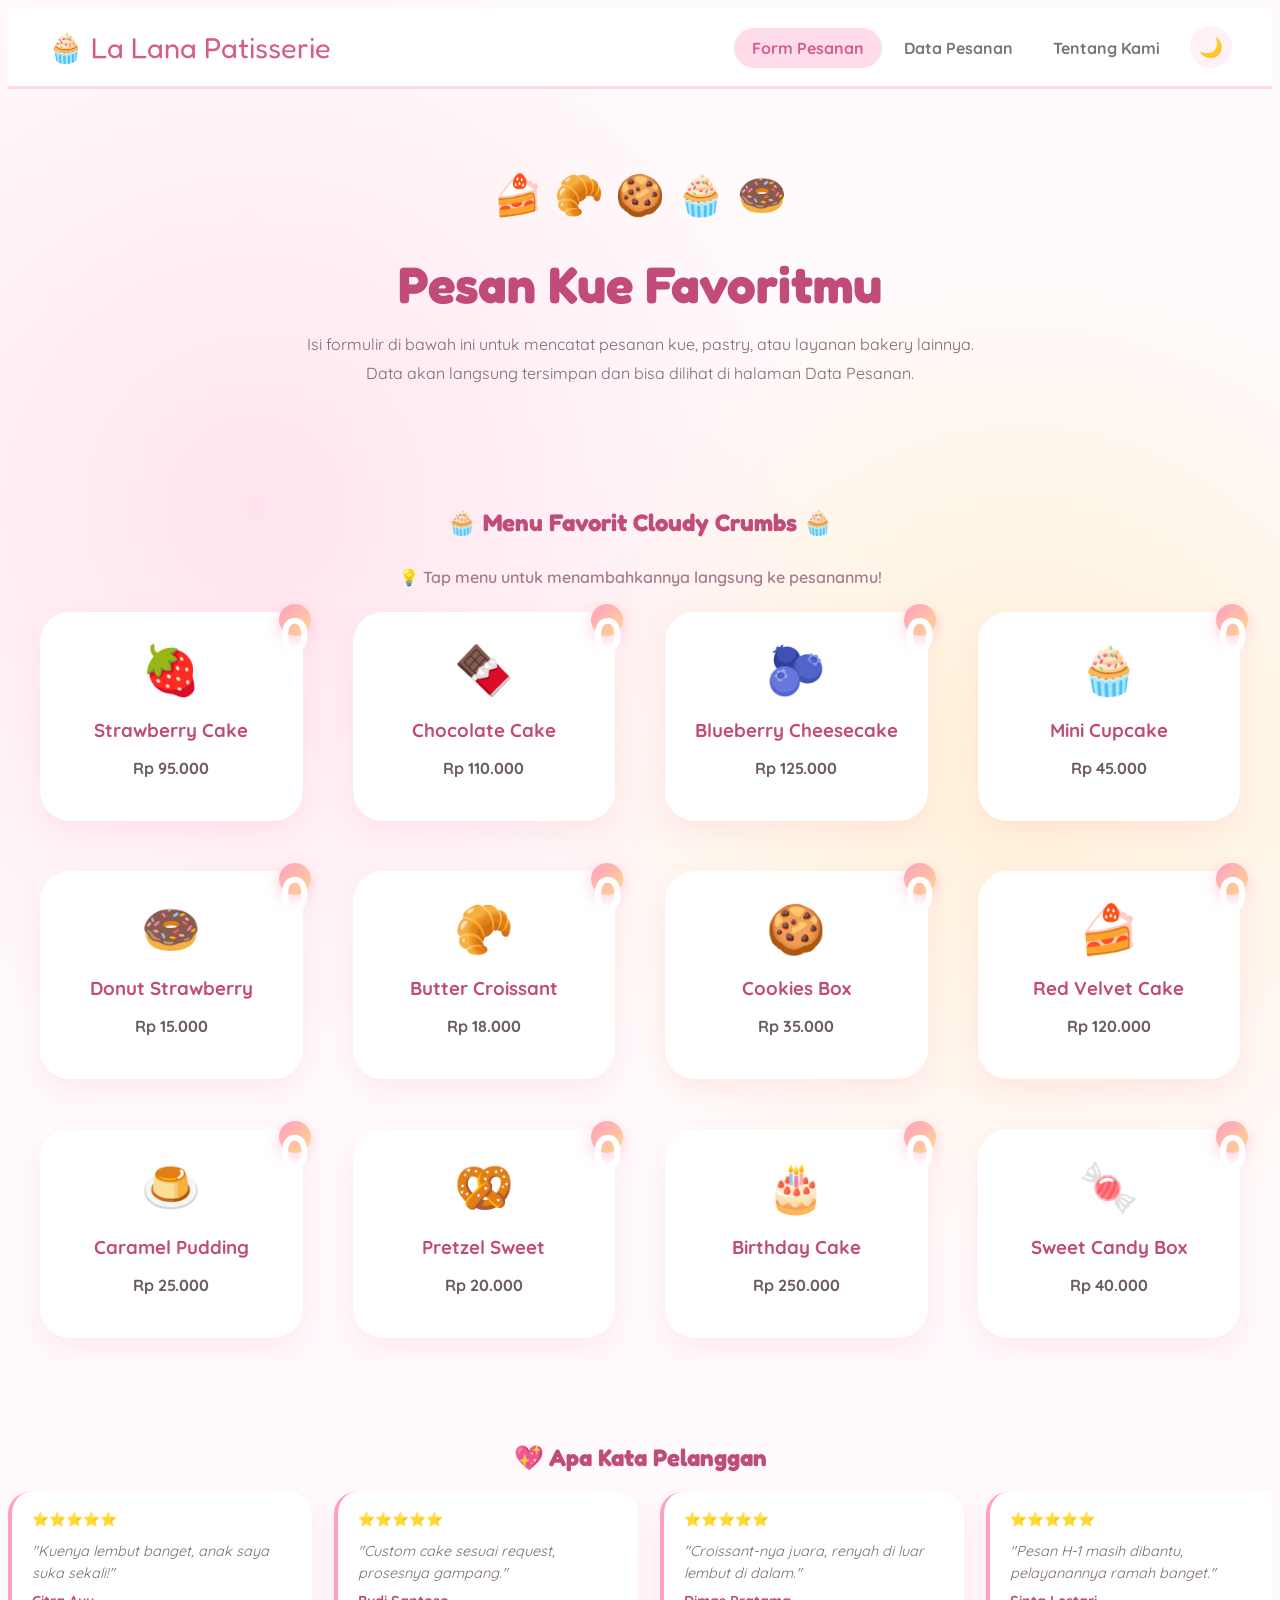
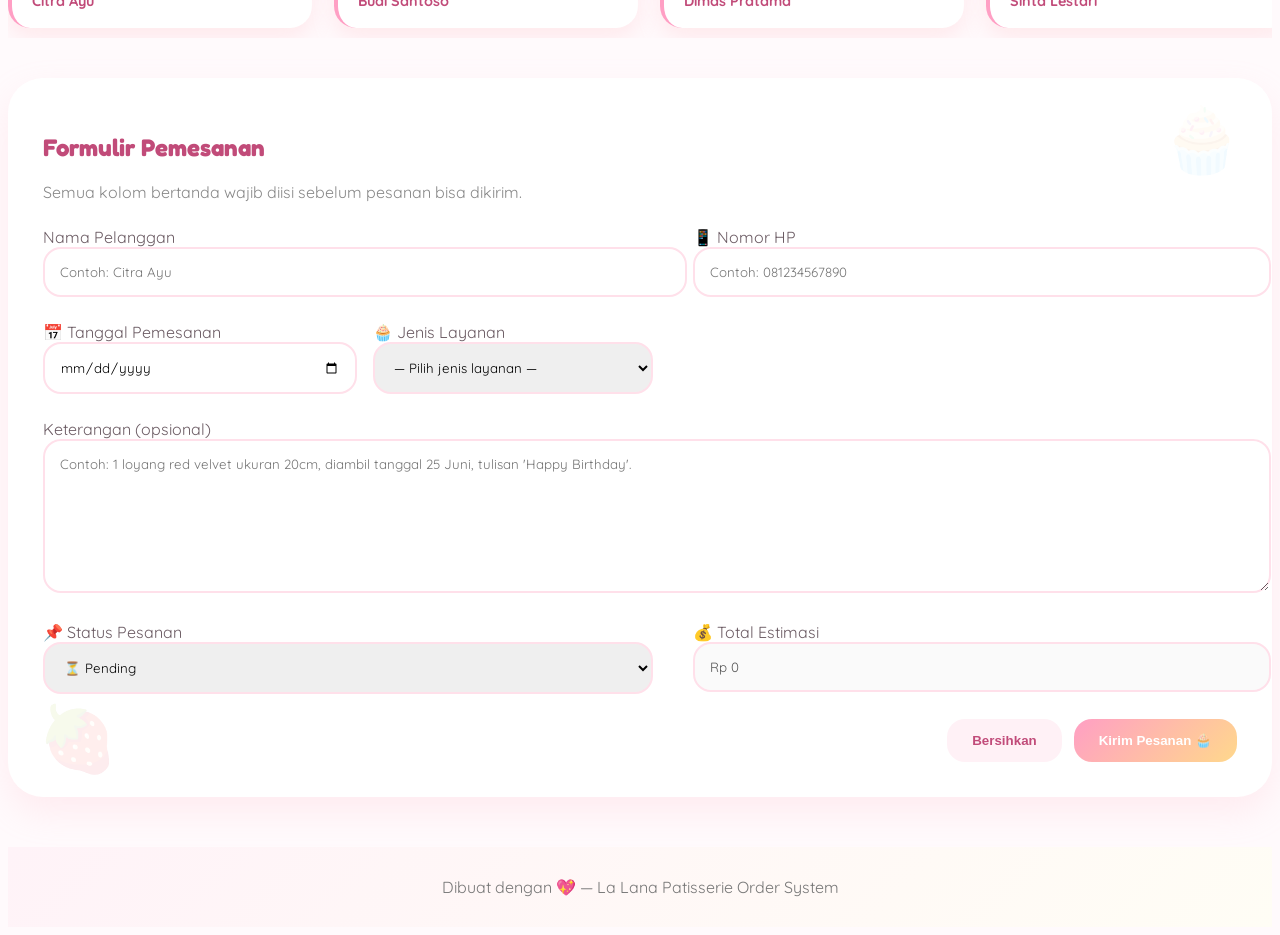
<file: index.html>
<!DOCTYPE html>
<html lang="id">

<head>
  <meta charset="UTF-8">
  <meta name="viewport" content="width=device-width, initial-scale=1.0">
  <title>La Lana Patisserie — Form Pesanan</title>
  <link rel="preconnect" href="https://fonts.googleapis.com">
  <link
    href="https://fonts.googleapis.com/css2?family=Fredoka:wght@500;600;700&family=Quicksand:wght@500;600;700&display=swap"
    rel="stylesheet">
  <link rel="stylesheet" href="css/style.css">
</head>

<body>

  <div id="preloader">
    <div class="preloader-donut">🍩</div>
    <div class="preloader-text">Memanggang halaman...</div>
  </div>

  <button id="scrollTopBtn" title="Kembali ke atas">⬆️</button>

  <div class="bg-bubbles" aria-hidden="true">
    <span>🍓</span><span>🧁</span><span>🍩</span><span>🍰</span><span>🥐</span>
    <span>🍪</span><span>🎂</span><span>🍮</span><span>🥨</span><span>🍬</span>
  </div>

  <nav class="navbar">
    <div class="brand"><span class="brand-icon">🧁</span> La Lana Patisserie</div>
    <button class="hamburger" id="hamburgerBtn" aria-label="Menu">
      <span></span><span></span><span></span>
    </button>
    <div class="nav-links" id="navLinks">
      <a href="index.html" class="active">Form Pesanan</a>
      <a href="data.html">Data Pesanan</a>
      <a href="tentang.html">Tentang Kami</a>
      <button class="theme-toggle" id="themeToggle" title="Mode Gelap/Terang">🌙</button>
    </div>
  </nav>

  <header class="hero">
    <div class="garnish">🍰 🥐 🍪 🧁 🍩</div>
    <h1>Pesan Kue Favoritmu</h1>
    <p>Isi formulir di bawah ini untuk mencatat pesanan kue, pastry, atau layanan bakery lainnya. Data akan langsung
      tersimpan dan bisa dilihat di halaman Data Pesanan.</p>
  </header>

  <section class="menu-section">
    <h2>🧁 Menu Favorit Cloudy Crumbs 🧁</h2>

    <p class="menu-hint">💡 Tap menu untuk menambahkannya langsung ke pesananmu!</p>

    <div class="menu-grid" id="menuGrid">

      <div class="menu-card" data-name="Strawberry Cake" data-price="95000" data-emoji="🍓">
        <span>🍓</span>
        <h3>Strawberry Cake</h3>
        <p>Rp 95.000</p>
        <span class="qty-badge" hidden>0</span>
      </div>

      <div class="menu-card" data-name="Chocolate Cake" data-price="110000" data-emoji="🍫">
        <span>🍫</span>
        <h3>Chocolate Cake</h3>
        <p>Rp 110.000</p>
        <span class="qty-badge" hidden>0</span>
      </div>

      <div class="menu-card" data-name="Blueberry Cheesecake" data-price="125000" data-emoji="🫐">
        <span>🫐</span>
        <h3>Blueberry Cheesecake</h3>
        <p>Rp 125.000</p>
        <span class="qty-badge" hidden>0</span>
      </div>

      <div class="menu-card" data-name="Mini Cupcake" data-price="45000" data-emoji="🧁">
        <span>🧁</span>
        <h3>Mini Cupcake</h3>
        <p>Rp 45.000</p>
        <span class="qty-badge" hidden>0</span>
      </div>

      <div class="menu-card" data-name="Donut Strawberry" data-price="15000" data-emoji="🍩">
        <span>🍩</span>
        <h3>Donut Strawberry</h3>
        <p>Rp 15.000</p>
        <span class="qty-badge" hidden>0</span>
      </div>

      <div class="menu-card" data-name="Butter Croissant" data-price="18000" data-emoji="🥐">
        <span>🥐</span>
        <h3>Butter Croissant</h3>
        <p>Rp 18.000</p>
        <span class="qty-badge" hidden>0</span>
      </div>

      <div class="menu-card" data-name="Cookies Box" data-price="35000" data-emoji="🍪">
        <span>🍪</span>
        <h3>Cookies Box</h3>
        <p>Rp 35.000</p>
        <span class="qty-badge" hidden>0</span>
      </div>

      <div class="menu-card" data-name="Red Velvet Cake" data-price="120000" data-emoji="🍰">
        <span>🍰</span>
        <h3>Red Velvet Cake</h3>
        <p>Rp 120.000</p>
        <span class="qty-badge" hidden>0</span>
      </div>

      <div class="menu-card" data-name="Caramel Pudding" data-price="25000" data-emoji="🍮">
        <span>🍮</span>
        <h3>Caramel Pudding</h3>
        <p>Rp 25.000</p>
        <span class="qty-badge" hidden>0</span>
      </div>

      <div class="menu-card" data-name="Pretzel Sweet" data-price="20000" data-emoji="🥨">
        <span>🥨</span>
        <h3>Pretzel Sweet</h3>
        <p>Rp 20.000</p>
        <span class="qty-badge" hidden>0</span>
      </div>

      <div class="menu-card" data-name="Birthday Cake" data-price="250000" data-emoji="🎂">
        <span>🎂</span>
        <h3>Birthday Cake</h3>
        <p>Rp 250.000</p>
        <span class="qty-badge" hidden>0</span>
      </div>

      <div class="menu-card" data-name="Sweet Candy Box" data-price="40000" data-emoji="🍬">
        <span>🍬</span>
        <h3>Sweet Candy Box</h3>
        <p>Rp 40.000</p>
        <span class="qty-badge" hidden>0</span>
      </div>

    </div>

    <!-- RINGKASAN PESANAN -->
    <div class="order-summary" id="orderSummary" hidden>
      <h3>🛒 Ringkasan Pesanan</h3>
      <ul id="summaryList"></ul>
      <div class="summary-total">
        <span>Total Estimasi</span>
        <strong id="summaryTotal">Rp 0</strong>
      </div>
      <button type="button" class="btn btn-ghost" id="clearSummary">Kosongkan Pilihan</button>
    </div>
  </section>

  <!-- ULASAN BERJALAN -->
  <section class="marquee-section">
    <h2>💖 Apa Kata Pelanggan</h2>
    <div class="marquee-track">

      <div class="marquee-item">
        <span class="stars">⭐⭐⭐⭐⭐</span>
        <p>"Kuenya lembut banget, anak saya suka sekali!"</p>
        <strong>Citra Ayu</strong>
      </div>

      <div class="marquee-item">
        <span class="stars">⭐⭐⭐⭐⭐</span>
        <p>"Custom cake sesuai request, prosesnya gampang."</p>
        <strong>Budi Santoso</strong>
      </div>

      <div class="marquee-item">
        <span class="stars">⭐⭐⭐⭐⭐</span>
        <p>"Croissant-nya juara, renyah di luar lembut di dalam."</p>
        <strong>Dimas Pratama</strong>
      </div>

      <div class="marquee-item">
        <span class="stars">⭐⭐⭐⭐⭐</span>
        <p>"Pesan H-1 masih dibantu, pelayanannya ramah banget."</p>
        <strong>Sinta Lestari</strong>
      </div>

      <div class="marquee-item">
        <span class="stars">⭐⭐⭐⭐⭐</span>
        <p>"Kuenya lembut banget, anak saya suka sekali!"</p>
        <strong>Citra Ayu</strong>
      </div>

      <div class="marquee-item">
        <span class="stars">⭐⭐⭐⭐⭐</span>
        <p>"Custom cake sesuai request, prosesnya gampang."</p>
        <strong>Budi Santoso</strong>
      </div>

      <div class="marquee-item">
        <span class="stars">⭐⭐⭐⭐⭐</span>
        <p>"Croissant-nya juara, renyah di luar lembut di dalam."</p>
        <strong>Dimas Pratama</strong>
      </div>

      <div class="marquee-item">
        <span class="stars">⭐⭐⭐⭐⭐</span>
        <p>"Pesan H-1 masih dibantu, pelayanannya ramah banget."</p>
        <strong>Sinta Lestari</strong>
      </div>

    </div>
  </section>

  <main>
    <section class="card">
      <h2 class="card-title">Formulir Pemesanan</h2>
      <p class="card-subtitle">Semua kolom bertanda wajib diisi sebelum pesanan bisa dikirim.</p>

      <form id="orderForm" novalidate>
        <div class="form-grid">

          <div class="field">
            <label for="nama">Nama Pelanggan</label>
            <input type="text" id="nama" placeholder="Contoh: Citra Ayu">
            <span class="error-text" id="namaError"></span>
          </div>

          <div class="field">
            <label for="nohp">📱 Nomor HP</label>
            <input type="tel" id="nohp" placeholder="Contoh: 081234567890">
            <span class="error-text" id="nohpError"></span>
          </div>

          <div class="form-row">

            <div class="field">
              <label for="tanggal">📅 Tanggal Pemesanan</label>
              <input type="date" id="tanggal">
            </div>

            <div class="field">
              <label for="layanan">🧁 Jenis Layanan</label>
              <select id="layanan">
                <option value="">— Pilih jenis layanan —</option>
                <option value="Pre-Order Kue Ulang Tahun">🎂 Pre-Order Kue Ulang Tahun</option>
                <option value="Pre-Order Pastry Harian">🥐 Pre-Order Pastry Harian</option>
                <option value="Custom Cake Design">🎨 Custom Cake Design</option>
                <option value="Catering Acara">🍰 Catering Acara</option>
                <option value="Workshop Baking">👩‍🍳 Workshop Baking</option>
              </select>
            </div>

          </div>

          <div class="field full">
            <label for="keterangan">Keterangan <span class="hint">(opsional)</span></label>
            <textarea id="keterangan"
              placeholder="Contoh: 1 loyang red velvet ukuran 20cm, diambil tanggal 25 Juni, tulisan 'Happy Birthday'."></textarea>
            <span class="hint" id="autoFillHint"></span>
          </div>

          <div class="field">
            <label for="status">📌 Status Pesanan</label>
            <select id="status">
              <option value="Pending">⏳ Pending</option>
              <option value="Diproses">🍳 Diproses</option>
              <option value="Selesai">✅ Selesai</option>
            </select>
          </div>

          <div class="field">
            <label>💰 Total Estimasi</label>
            <input type="text" id="totalEstimasiTampil" value="Rp 0" disabled>
          </div>

          <div class="form-actions">
            <button type="reset" class="btn btn-ghost" id="resetBtn">Bersihkan</button>
            <button type="submit" class="btn btn-primary">Kirim Pesanan 🧁</button>
          </div>

        </div>
      </form>
    </section>
  </main>

  <footer>Dibuat dengan 💖 — La Lana Patisserie Order System</footer>

  <div id="confettiContainer"></div>
  <div id="notification"></div>
  <script src="js/script.js"></script>
</body>

</html>
</file>
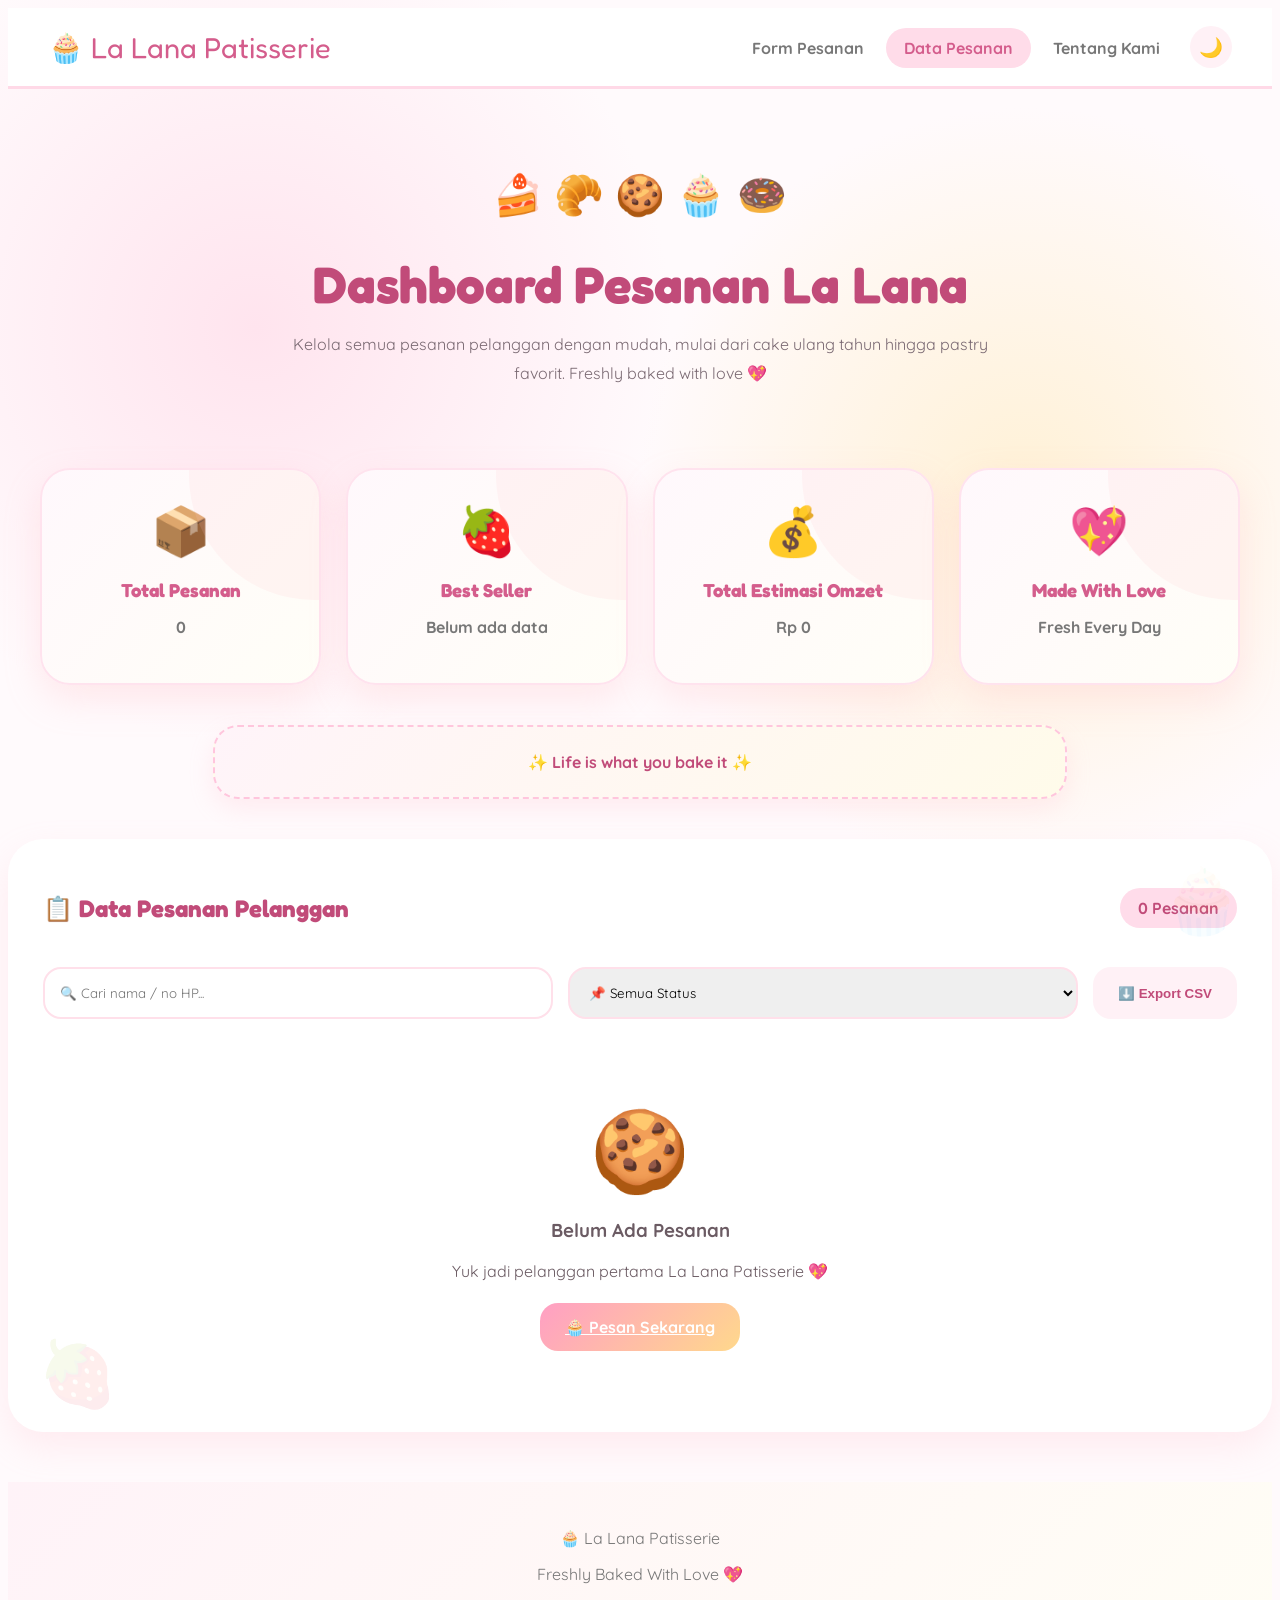
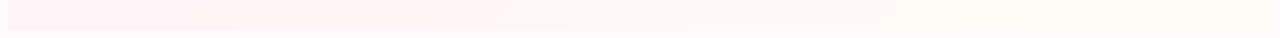
<file: data.html>
<!DOCTYPE html>
<html lang="id">

<head>
  <meta charset="UTF-8">
  <meta name="viewport" content="width=device-width, initial-scale=1.0">
  <title>La Lana Patisserie — Data Pesanan</title>

  <link rel="preconnect" href="https://fonts.googleapis.com">
  <link
    href="https://fonts.googleapis.com/css2?family=Fredoka:wght@500;600;700&family=Quicksand:wght@500;600;700&display=swap"
    rel="stylesheet">

  <link rel="stylesheet" href="css/style.css">
</head>

<body>

  <div id="preloader">
    <div class="preloader-donut">🍩</div>
    <div class="preloader-text">Memanggang halaman...</div>
  </div>

  <button id="scrollTopBtn" title="Kembali ke atas">⬆️</button>

  <div class="bg-bubbles" aria-hidden="true">
    <span>🍓</span><span>🧁</span><span>🍩</span><span>🍰</span><span>🥐</span>
    <span>🍪</span><span>🎂</span><span>🍮</span><span>🥨</span><span>🍬</span>
  </div>

  <!-- NAVBAR -->
  <nav class="navbar">
    <div class="brand">
      <span class="brand-icon">🧁</span>
      La Lana Patisserie
    </div>

    <button class="hamburger" id="hamburgerBtn" aria-label="Menu">
      <span></span><span></span><span></span>
    </button>

    <div class="nav-links" id="navLinks">
      <a href="index.html">Form Pesanan</a>
      <a href="data.html" class="active">Data Pesanan</a>
      <a href="tentang.html">Tentang Kami</a>
      <button class="theme-toggle" id="themeToggle" title="Mode Gelap/Terang">🌙</button>
    </div>
  </nav>

  <!-- HERO -->
  <header class="hero">
    <div class="garnish">
      🍰 🥐 🍪 🧁 🍩
    </div>
    <h1>Dashboard Pesanan La Lana</h1>
    <p>
      Kelola semua pesanan pelanggan dengan mudah,
      mulai dari cake ulang tahun hingga pastry favorit.
      Freshly baked with love 💖
    </p>
  </header>

  <main>

    <!-- DASHBOARD -->
    <section class="dashboard-cute">
      <div class="cute-box">
        <span>📦</span>
        <h3>Total Pesanan</h3>
        <p id="totalPesanan">0</p>
      </div>

      <div class="cute-box">
        <span>🍓</span>
        <h3>Best Seller</h3>
        <p id="bestSeller">Belum ada data</p>
      </div>

      <div class="cute-box">
        <span>💰</span>
        <h3>Total Estimasi Omzet</h3>
        <p id="totalOmzet">Rp 0</p>
      </div>

      <div class="cute-box">
        <span>💖</span>
        <h3>Made With Love</h3>
        <p>Fresh Every Day</p>
      </div>

    </section>

    <!-- QUOTE -->
    <section class="quote-section">
      <div class="quote-card">
        ✨ Life is what you bake it ✨
      </div>
    </section>

    <!-- TABEL -->
    <section class="card">
      <div class="table-meta">
        <h2 class="card-title">
          📋 Data Pesanan Pelanggan
        </h2>
        <span class="count-pill" id="countPill">
          0 Pesanan
        </span>
      </div>

      <div class="toolbar">
        <input type="text" id="searchInput" placeholder="🔍 Cari nama / no HP...">
        <select id="filterStatus">
          <option value="">📌 Semua Status</option>
          <option value="Pending">⏳ Pending</option>
          <option value="Diproses">🍳 Diproses</option>
          <option value="Selesai">✅ Selesai</option>
        </select>
        <button type="button" class="btn btn-ghost" id="exportBtn">⬇️ Export CSV</button>
      </div>

      <div class="table-wrap" id="tableWrap">
        <table>
          <thead>
            <tr>
              <th>No</th>
              <th>Nama</th>
              <th>No HP</th>
              <th>Tanggal Ambil</th>
              <th>Jenis Layanan</th>
              <th>Keterangan</th>
              <th>Total</th>
              <th>Status</th>
              <th>Aksi</th>
            </tr>
          </thead>
          <tbody id="dataTableBody">
          </tbody>
        </table>
      </div>

      <!-- HASIL PENCARIAN KOSONG -->
      <div class="empty-state" id="noResultState" hidden>
        <span class="emoji">🔍</span>
        <h3>Tidak Ditemukan</h3>
        <p>Coba kata kunci atau filter lain ya 💕</p>
      </div>

      <!-- EMPTY STATE -->
      <div class="empty-state" id="emptyState">
        <span class="emoji">🍪</span>
        <h3>Belum Ada Pesanan</h3>
        <p>
          Yuk jadi pelanggan pertama La Lana Patisserie 💖
        </p>

        <br>

        <a href="index.html" class="btn btn-primary">
          🧁 Pesan Sekarang
        </a>

      </div>

    </section>

  </main>

  <!-- FOOTER -->
  <footer>
    <p>🧁 La Lana Patisserie</p>
    <p>Freshly Baked With Love 💖</p>
  </footer>

  <!-- JAVASCRIPT -->
  <script src="js/script.js"></script>

  <!-- POPUP DELETE CUTE -->
<div class="delete-modal" id="deleteModal">

    <div class="delete-box">

        <div class="delete-emoji">
            🧁
        </div>

        <h3>Hapus Pesanan?</h3>

        <p>
            Apakah kamu yakin ingin menghapus pesanan ini dari dapur La Lana? 💕
        </p>

        <div class="delete-actions">

            <button 
            class="cancel-delete"
            onclick="closeDeleteModal()">
                🍪 Batal
            </button>


            <button 
            class="confirm-delete"
            onclick="confirmDelete()">
                🗑️ Hapus
            </button>

        </div>

    </div>

</div>

</body>

</html>
</file>
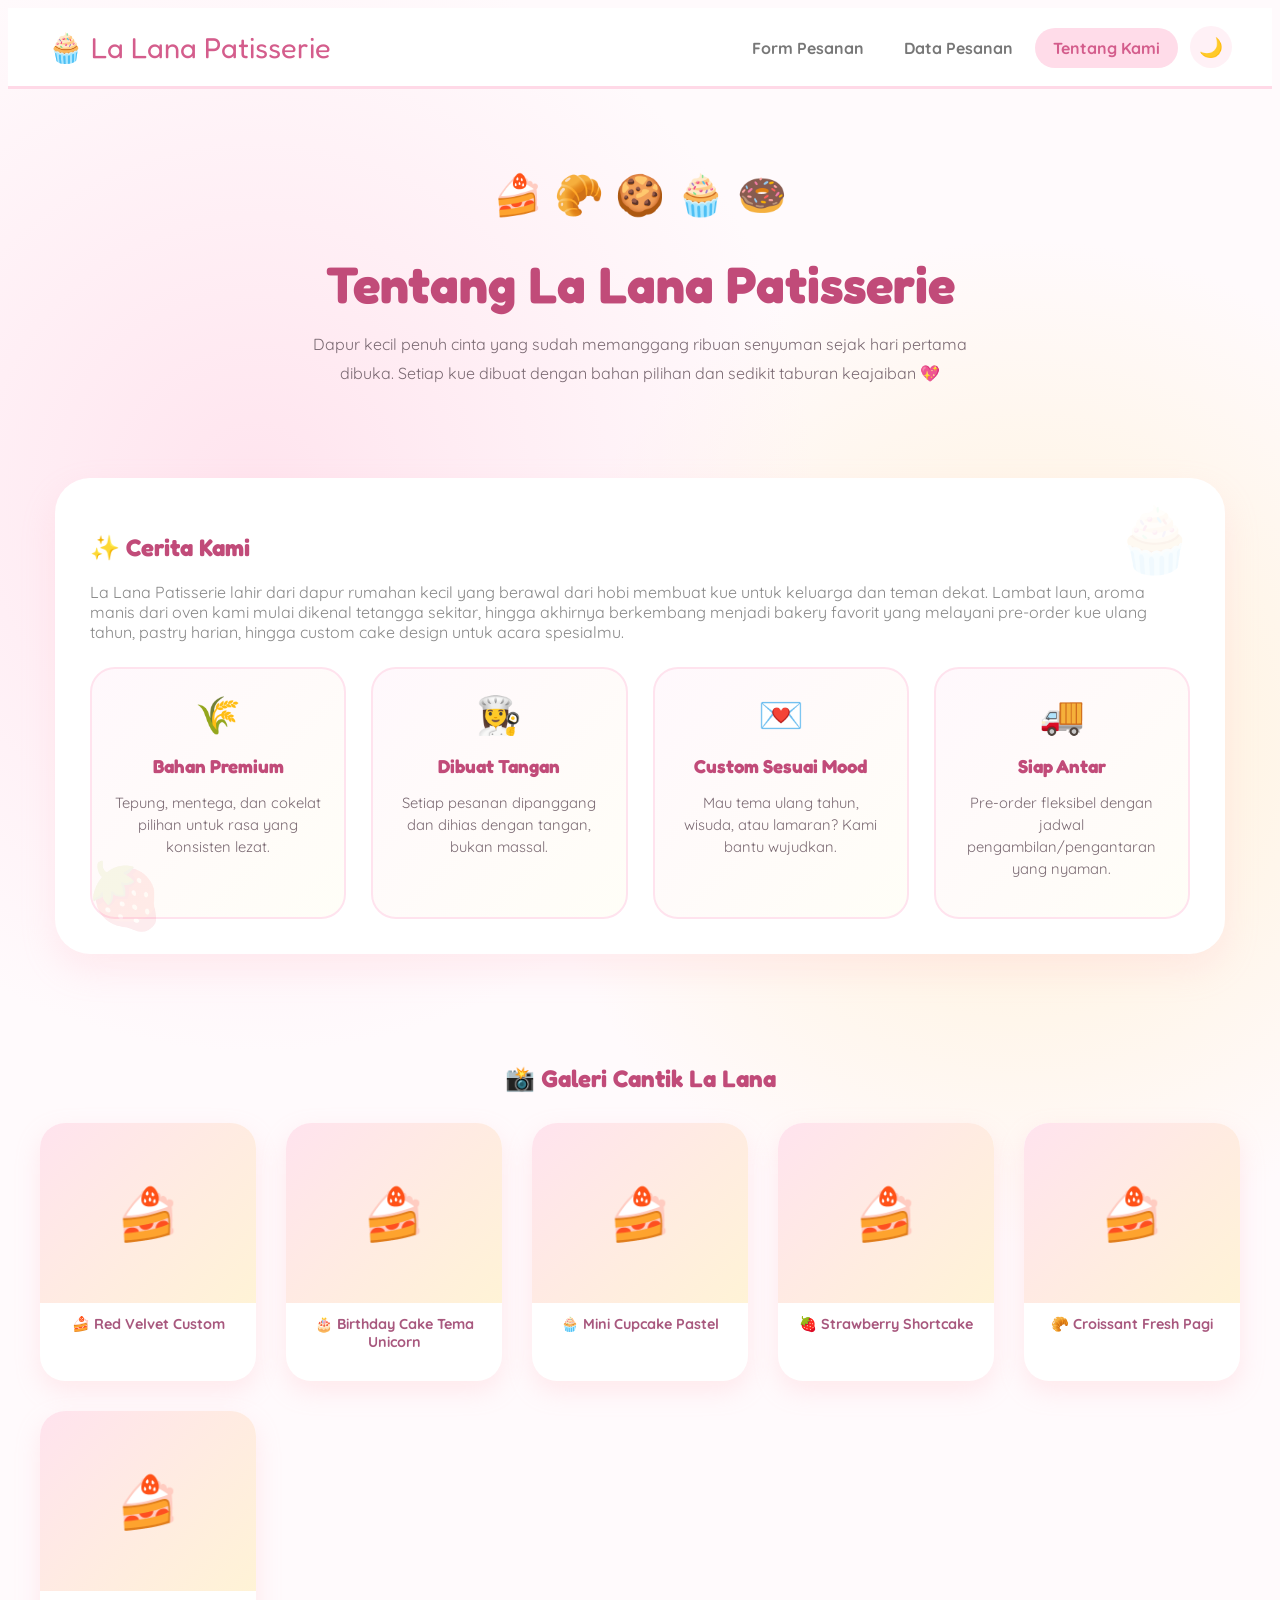
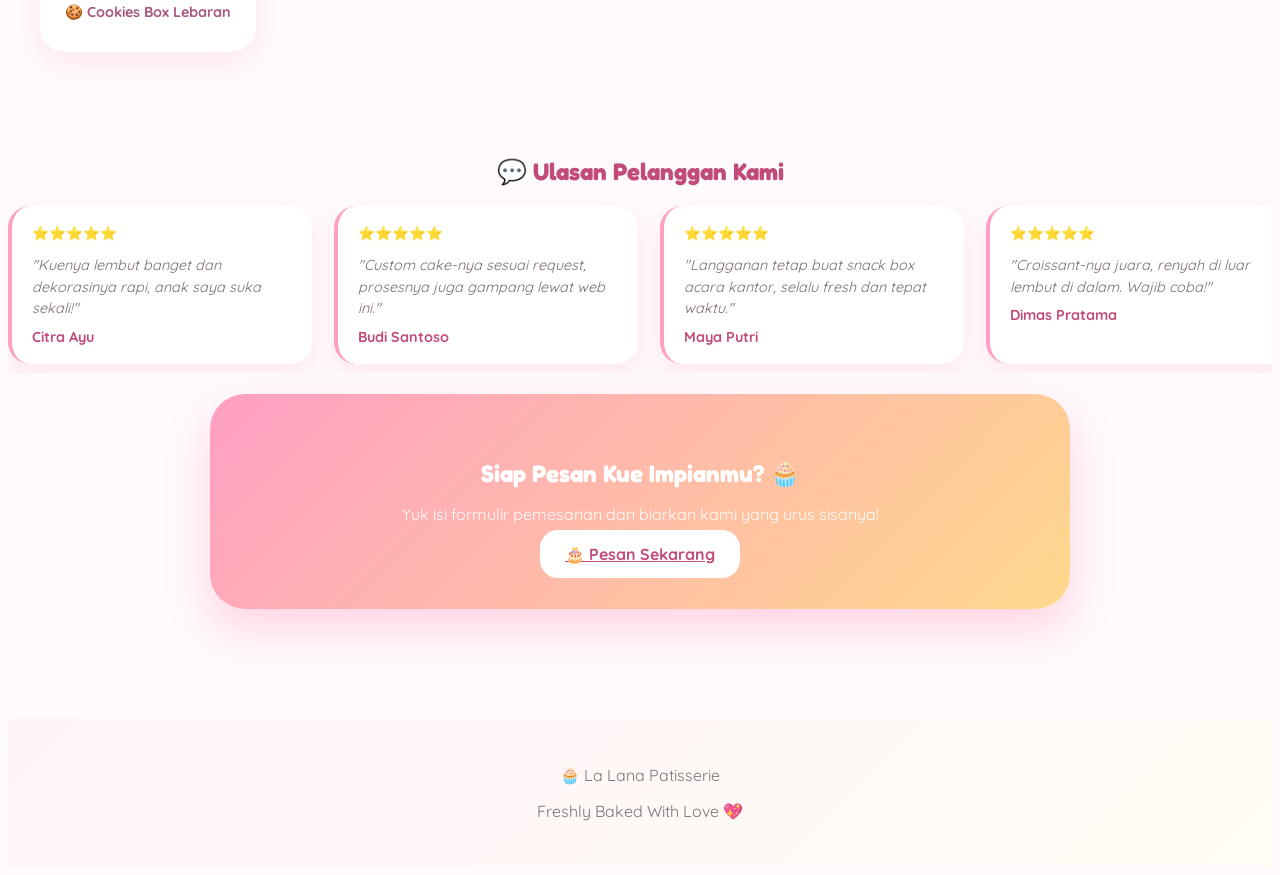
<file: tentang.html>
<!DOCTYPE html>
<html lang="id">

<head>
  <meta charset="UTF-8">
  <meta name="viewport" content="width=device-width, initial-scale=1.0">
  <title>La Lana Patisserie — Tentang Kami</title>

  <link rel="preconnect" href="https://fonts.googleapis.com">
  <link
    href="https://fonts.googleapis.com/css2?family=Fredoka:wght@500;600;700&family=Quicksand:wght@500;600;700&display=swap"
    rel="stylesheet">

  <link rel="stylesheet" href="css/style.css">
</head>

<body>

  <div id="preloader">
    <div class="preloader-donut">🍩</div>
    <div class="preloader-text">Memanggang halaman...</div>
  </div>

  <button id="scrollTopBtn" title="Kembali ke atas">⬆️</button>

  <div class="bg-bubbles" aria-hidden="true">
    <span>🍓</span><span>🧁</span><span>🍩</span><span>🍰</span><span>🥐</span>
    <span>🍪</span><span>🎂</span><span>🍮</span><span>🥨</span><span>🍬</span>
  </div>

  <!-- NAVBAR -->
  <nav class="navbar">
    <div class="brand">
      <span class="brand-icon">🧁</span>
      La Lana Patisserie
    </div>

    <button class="hamburger" id="hamburgerBtn" aria-label="Menu">
      <span></span><span></span><span></span>
    </button>

    <div class="nav-links" id="navLinks">
      <a href="index.html">Form Pesanan</a>
      <a href="data.html">Data Pesanan</a>
      <a href="tentang.html" class="active">Tentang Kami</a>
      <button class="theme-toggle" id="themeToggle" title="Mode Gelap/Terang">🌙</button>
    </div>
  </nav>

  <!-- HERO -->
  <header class="hero">
    <div class="garnish">🍰 🥐 🍪 🧁 🍩</div>
    <h1>Tentang La Lana Patisserie</h1>
    <p>
      Dapur kecil penuh cinta yang sudah memanggang ribuan senyuman sejak hari pertama dibuka.
      Setiap kue dibuat dengan bahan pilihan dan sedikit taburan keajaiban 💖
    </p>
  </header>

  <main>

    <!-- STORY CARD -->
    <section class="card story-card">
      <h2 class="card-title">✨ Cerita Kami</h2>
      <p class="card-subtitle">
        La Lana Patisserie lahir dari dapur rumahan kecil yang berawal dari hobi membuat kue
        untuk keluarga dan teman dekat. Lambat laun, aroma manis dari oven kami mulai dikenal
        tetangga sekitar, hingga akhirnya berkembang menjadi bakery favorit yang melayani
        pre-order kue ulang tahun, pastry harian, hingga custom cake design untuk acara spesialmu.
      </p>

      <div class="story-grid">
        <div class="story-item">
          <span>🌾</span>
          <h3>Bahan Premium</h3>
          <p>Tepung, mentega, dan cokelat pilihan untuk rasa yang konsisten lezat.</p>
        </div>
        <div class="story-item">
          <span>👩‍🍳</span>
          <h3>Dibuat Tangan</h3>
          <p>Setiap pesanan dipanggang dan dihias dengan tangan, bukan massal.</p>
        </div>
        <div class="story-item">
          <span>💌</span>
          <h3>Custom Sesuai Mood</h3>
          <p>Mau tema ulang tahun, wisuda, atau lamaran? Kami bantu wujudkan.</p>
        </div>
        <div class="story-item">
          <span>🚚</span>
          <h3>Siap Antar</h3>
          <p>Pre-order fleksibel dengan jadwal pengambilan/pengantaran yang nyaman.</p>
        </div>
      </div>
    </section>

    <!-- GALERI -->
    <section class="menu-section">
      <h2>📸 Galeri Cantik La Lana</h2>
      <div class="gallery-grid">
        <div class="gallery-card">
          <img src="https://commons.wikimedia.org/wiki/Special:FilePath/Red%20velvet%20cake%20slice.jpg?width=600" alt="Red Velvet Custom" loading="lazy">
          <p>🍰 Red Velvet Custom</p>
        </div>
        <div class="gallery-card">
          <img src="https://commons.wikimedia.org/wiki/Special:FilePath/Glittery%20Unicorn%20Cupcakes%20(30372730757).jpg?width=600" alt="Birthday Cake Tema Unicorn" loading="lazy">
          <p>🎂 Birthday Cake Tema Unicorn</p>
        </div>
        <div class="gallery-card">
          <img src="https://commons.wikimedia.org/wiki/Special:FilePath/Gfp-pink-cupcake.jpg?width=600" alt="Mini Cupcake Pastel" loading="lazy">
          <p>🧁 Mini Cupcake Pastel</p>
        </div>
        <div class="gallery-card">
          <img src="https://commons.wikimedia.org/wiki/Special:FilePath/Strawberry%20shortcake%20on%20white%20plate%2C%20March%202009.jpg?width=600" alt="Strawberry Shortcake" loading="lazy">
          <p>🍓 Strawberry Shortcake</p>
        </div>
        <div class="gallery-card">
          <img src="https://commons.wikimedia.org/wiki/Special:FilePath/Croissant.jpg?width=600" alt="Croissant Fresh Pagi" loading="lazy">
          <p>🥐 Croissant Fresh Pagi</p>
        </div>
        <div class="gallery-card">
          <img src="https://commons.wikimedia.org/wiki/Special:FilePath/Boxes%20of%20Kjeldsens%20Butter%20Cookies.JPG?width=600" alt="Cookies Box Lebaran" loading="lazy">
          <p>🍪 Cookies Box Lebaran</p>
        </div>
      </div>
    </section>

    <!-- TESTIMONI BERJALAN -->
    <section class="marquee-section">
      <h2>💬 Ulasan Pelanggan Kami</h2>
      <div class="marquee-track">

        <div class="marquee-item">
          <span class="stars">⭐⭐⭐⭐⭐</span>
          <p>"Kuenya lembut banget dan dekorasinya rapi, anak saya suka sekali!"</p>
          <strong>Citra Ayu</strong>
        </div>

        <div class="marquee-item">
          <span class="stars">⭐⭐⭐⭐⭐</span>
          <p>"Custom cake-nya sesuai request, prosesnya juga gampang lewat web ini."</p>
          <strong>Budi Santoso</strong>
        </div>

        <div class="marquee-item">
          <span class="stars">⭐⭐⭐⭐⭐</span>
          <p>"Langganan tetap buat snack box acara kantor, selalu fresh dan tepat waktu."</p>
          <strong>Maya Putri</strong>
        </div>

        <div class="marquee-item">
          <span class="stars">⭐⭐⭐⭐⭐</span>
          <p>"Croissant-nya juara, renyah di luar lembut di dalam. Wajib coba!"</p>
          <strong>Dimas Pratama</strong>
        </div>

        <div class="marquee-item">
          <span class="stars">⭐⭐⭐⭐⭐</span>
          <p>"Pesan kue ulang tahun H-1 masih bisa dibantu, pelayanannya ramah banget."</p>
          <strong>Sinta Lestari</strong>
        </div>

        <div class="marquee-item">
          <span class="stars">⭐⭐⭐⭐⭐</span>
          <p>"Cookies box-nya cocok buat hampers lebaran, packing juga aman."</p>
          <strong>Rizky Aulia</strong>
        </div>

        <!-- DUPLIKAT UNTUK LOOP SEAMLESS -->
        <div class="marquee-item">
          <span class="stars">⭐⭐⭐⭐⭐</span>
          <p>"Kuenya lembut banget dan dekorasinya rapi, anak saya suka sekali!"</p>
          <strong>Citra Ayu</strong>
        </div>

        <div class="marquee-item">
          <span class="stars">⭐⭐⭐⭐⭐</span>
          <p>"Custom cake-nya sesuai request, prosesnya juga gampang lewat web ini."</p>
          <strong>Budi Santoso</strong>
        </div>

        <div class="marquee-item">
          <span class="stars">⭐⭐⭐⭐⭐</span>
          <p>"Langganan tetap buat snack box acara kantor, selalu fresh dan tepat waktu."</p>
          <strong>Maya Putri</strong>
        </div>

        <div class="marquee-item">
          <span class="stars">⭐⭐⭐⭐⭐</span>
          <p>"Croissant-nya juara, renyah di luar lembut di dalam. Wajib coba!"</p>
          <strong>Dimas Pratama</strong>
        </div>

        <div class="marquee-item">
          <span class="stars">⭐⭐⭐⭐⭐</span>
          <p>"Pesan kue ulang tahun H-1 masih bisa dibantu, pelayanannya ramah banget."</p>
          <strong>Sinta Lestari</strong>
        </div>

        <div class="marquee-item">
          <span class="stars">⭐⭐⭐⭐⭐</span>
          <p>"Cookies box-nya cocok buat hampers lebaran, packing juga aman."</p>
          <strong>Rizky Aulia</strong>
        </div>

      </div>
    </section>

    <!-- CTA -->
    <section class="cta-section">
      <div class="cta-box">
        <h2>Siap Pesan Kue Impianmu? 🧁</h2>
        <p>Yuk isi formulir pemesanan dan biarkan kami yang urus sisanya!</p>
        <a href="index.html" class="btn btn-primary">🎂 Pesan Sekarang</a>
      </div>
    </section>

  </main>

  <!-- FOOTER -->
  <footer>
    <p>🧁 La Lana Patisserie</p>
    <p>Freshly Baked With Love 💖</p>
  </footer>

  <script src="js/script.js"></script>
</body>

</html>
</file>
<file: css/style.css>
/* ==========================
   HONEYCRUMB BAKERY
   CUTE PINK BAKERY THEME
========================== */

body{
    font-family:'Quicksand',sans-serif;
    background:#fffafc;
    background-image:
    radial-gradient(circle at 20% 20%, #ffe4ee 0%, transparent 25%),
    radial-gradient(circle at 80% 30%, #fff1d6 0%, transparent 25%);
    color:#6b5b63;
}

/* NAVBAR */

.navbar{
    position:sticky;
    top:0;
    z-index:999;
    background:rgba(255,255,255,.95);
    backdrop-filter:blur(12px);
    padding:18px 40px;
    display:flex;
    justify-content:space-between;
    align-items:center;
    border-bottom:3px solid #ffd9e7;
}

.brand{
    font-family:'Fredoka',sans-serif;
    color:#d45d8c;
    font-size:1.8rem;
}

.nav-links a{
    text-decoration:none;
    color:#777;
    padding:10px 18px;
    border-radius:30px;
    transition:.3s;
    font-weight:700;
}

.nav-links a:hover,
.nav-links a.active{
    background:#ffdce9;
    color:#d45d8c;
}

/* HERO */

.hero{
    text-align:center;
    padding:80px 20px 50px;
}

.garnish{
    font-size:2.5rem;
    margin-bottom:15px;
    animation:floatBakery 3s ease-in-out infinite;
}

.hero h1{
    font-family:'Fredoka',sans-serif;
    color:#c14b79;
    font-size:3.2rem;
    margin-bottom:15px;
}

.hero p{
    max-width:700px;
    margin:auto;
    line-height:1.8;
    color:#7b6a73;
}

/* MENU */

.menu-section{
    padding:50px 20px;
}

.menu-section h2{
    text-align:center;
    color:#c14b79;
    font-family:'Fredoka',sans-serif;
    margin-bottom:30px;
}

.menu-grid{
    max-width:1200px;
    margin:auto;
    display:grid;
    grid-template-columns:repeat(auto-fit,minmax(220px,1fr));
    gap:50px;
}

.menu-card{
    background:white;
    border-radius:30px;
    padding:25px;
    text-align:center;
    box-shadow:0 10px 25px rgba(255,182,193,.25);
    transition:.4s;
}

.menu-card:hover{
    transform:translateY(-8px) rotate(-1deg);
}

.menu-card span{
    font-size:3rem;
    display:block;
    margin-bottom:10px;
}

.menu-card h3{
    color:#c14b79;
    margin-bottom:5px;
}

.menu-card p{
    font-weight:700;
}

/* FORM CARD */

.card{
    max-width:1000px;
    margin:40px auto;
    background:white;
    border-radius:35px;
    padding:35px;
    box-shadow:0 15px 35px rgba(255,182,193,.2);
}

.card-title{
    color:#c14b79;
    font-family:'Fredoka',sans-serif;
}

.card-subtitle{
    color:#888;
    margin-bottom:25px;
}

/* INPUT */

input,
select,
textarea{
    width:100%;
    padding:15px;
    border:2px solid #ffe0ea;
    border-radius:18px;
    font-family:'Quicksand',sans-serif;
    transition:.3s;
}

input:focus,
select:focus,
textarea:focus{
    outline:none;
    border-color:#ff8eb7;
    box-shadow:0 0 15px rgba(255,142,183,.25);
}

textarea{
    min-height:120px;
}

/* BUTTON */

.btn{
    border:none;
    padding:14px 25px;
    border-radius:18px;
    cursor:pointer;
    font-weight:700;
}

.btn-primary{
    background:linear-gradient(
    135deg,
    #ff9fc4,
    #ffd88c);
    color:white;
}

.btn-primary:hover{
    transform:translateY(-3px);
}

.btn-ghost{
    background:#fff1f6;
    color:#c14b79;
}

/* TABLE */

.table-wrap{
    overflow-x:auto;
}

table{
    width:100%;
    border-collapse:separate;
    border-spacing:0 10px;
}

thead{
    background:none;
}

th{
    background:#ffb6cf;
    color:white;
    padding:15px;
}

th:first-child{
    border-radius:15px 0 0 15px;
}

th:last-child{
    border-radius:0 15px 15px 0;
}

td{
    background:#fff8fb;
    padding:15px;
}

td:first-child{
    border-radius:15px 0 0 15px;
}

td:last-child{
    border-radius:0 15px 15px 0;
}

tbody tr:hover td{
    background:#fff1f6;
}

/* COUNT */

.count-pill{
    background:#ffe3ee;
    color:#c14b79;
    padding:8px 16px;
    border-radius:30px;
    font-weight:700;
}

/* EMPTY */

.empty-state{
    text-align:center;
    padding:50px 20px;
}

.empty-state .emoji{
    font-size:4rem;
    display:block;
    margin-bottom:15px;
}

/* FOOTER */

footer{
    margin-top:50px;
    background:#fff0f6;
    text-align:center;
    padding:30px;
    color:#777;
}

/* ======================
   CUTE DASHBOARD DATA
====================== */

.dashboard-cute{
    max-width:1200px;
    margin:30px auto;
    padding:0 20px;

    display:grid;
    grid-template-columns:repeat(auto-fit,minmax(250px,1fr));
    gap:25px;
}

.cute-box{
    background:white;
    padding:30px;
    border-radius:30px;
    text-align:center;

    box-shadow:0 15px 35px rgba(255,182,193,.25);

    transition:all .4s ease;
    cursor:pointer;
    position:relative;
    overflow:hidden;
}

.cute-box::before{
    content:"";
    position:absolute;
    width:250px;
    height:250px;
    background:rgba(255,192,203,.15);
    border-radius:50%;
    top:-120px;
    right:-120px;
}

.cute-box:hover{
    transform:translateY(-10px) scale(1.03);
}

.cute-box span{
    display:block;
    font-size:3rem;
    margin-bottom:15px;

    animation:bounceCute 2s infinite;
}

@keyframes bounceCute{
    0%,100%{
        transform:translateY(0);
    }
    50%{
        transform:translateY(-8px);
    }
}

.cute-box h3{
    color:#d45d8c;
    margin-bottom:8px;
    font-family:'Fredoka',sans-serif;
}

.cute-box p{
    color:#777;
    font-weight:700;
}

/* WELCOME CARD */

.welcome-card{
    max-width:1100px;
    margin:auto;
    padding:35px;

    background:linear-gradient(
        135deg,
        #fff1f6,
        #fff8ec
    );

    border-radius:35px;

    text-align:center;

    box-shadow:0 15px 35px rgba(255,182,193,.2);
}

.welcome-card h2{
    color:#c14b79;
    margin-bottom:10px;
}

.welcome-card p{
    color:#777;
}

/* QUOTE */

.quote-card{
    max-width:800px;
    margin:30px auto;

    background:white;

    padding:25px;

    border-radius:25px;

    text-align:center;

    color:#c14b79;

    font-weight:700;

    box-shadow:0 10px 25px rgba(255,182,193,.2);

    animation:floatQuote 4s ease-in-out infinite;
}

@keyframes floatQuote{
    0%,100%{
        transform:translateY(0);
    }
    50%{
        transform:translateY(-8px);
    }
}

/* TABEL IMUT */

.table-wrap{
    margin-top:25px;
}

table{
    border-collapse:separate;
    border-spacing:0 10px;
}

thead{
    background:none;
}

th{
    background:#ffb6cf;
    color:white;
    padding:16px;
}

th:first-child{
    border-radius:15px 0 0 15px;
}

th:last-child{
    border-radius:0 15px 15px 0;
}

td{
    background:#fff8fb;
    padding:16px;
}

td:first-child{
    border-radius:15px 0 0 15px;
}

td:last-child{
    border-radius:0 15px 15px 0;
}

tbody tr{
    transition:.4s;
}

tbody tr:hover{
    transform:scale(1.01);
}

tbody tr:hover td{
    background:#fff1f6;
}

/* CARD DATA */

.card{
    max-width:1200px;
}

/* COUNT */

.count-pill{
    background:#ffdcea;
    color:#c14b79;
    padding:10px 18px;
    border-radius:30px;
}

/* EMPTY */

.empty-state{
    padding:60px 20px;
}

.empty-state .emoji{
    font-size:5rem;

    animation:bounceCute 2s infinite;
}

/* ==========================
   HONEYCRUMB EXTRA CUTE
========================== */

/* FLOATING ANIMATION */

@keyframes float{
  0%,100%{
    transform:translateY(0);
  }
  50%{
    transform:translateY(-10px);
  }
}

@keyframes fadeUp{
  from{
    opacity:0;
    transform:translateY(30px);
  }
  to{
    opacity:1;
    transform:translateY(0);
  }
}

/* HERO */

.hero{
  animation:fadeUp .8s ease;
}

.garnish{
  animation:float 3s ease-in-out infinite;
}

/* BRAND */

.brand-icon{
  display:inline-block;
  animation:float 2s ease-in-out infinite;
}

/* FORM GRID */

.form-grid{
    display:grid;
    grid-template-columns:1fr 1fr;
    column-gap:40px;
    row-gap:25px;
}

.full{
  grid-column:1/3;
}

.form-actions{
  grid-column:1/3;
  display:flex;
  justify-content:flex-end;
  gap:12px;
}

/* FORM CARD */

.card{
  position:relative;
  overflow:hidden;
}

.card::before{
  content:"🧁";
  position:absolute;
  right:30px;
  top:20px;
  font-size:4rem;
  opacity:.08;
}

.card::after{
  content:"🍓";
  position:absolute;
  left:30px;
  bottom:20px;
  font-size:4rem;
  opacity:.08;
}

/* INPUT */

input,
select,
textarea{
  transition:.35s;
}

input:hover,
select:hover,
textarea:hover{
  border-color:#ff9fc4;
}

input:focus,
select:focus,
textarea:focus{
  transform:translateY(-3px);
  box-shadow:0 10px 25px rgba(255,182,193,.25);
}

/* MENU CARD */

.menu-card{
  animation:fadeUp .8s ease;
}

.menu-card:hover{
  transform:translateY(-10px) scale(1.05);
  box-shadow:0 20px 35px rgba(255,182,193,.35);
}

.menu-card span{
  transition:.3s;
}

.menu-card:hover span{
  transform:rotate(-10deg) scale(1.15);
}

/* DASHBOARD */

.dashboard-cute{
  margin-bottom:40px;
}

.cute-box{
  background:linear-gradient(
    135deg,
    #fff8fc,
    #fffef7
  );

  border:2px solid #ffe3ee;

  transition:.4s;
}

.cute-box:hover{
  transform:translateY(-10px);
  box-shadow:0 20px 35px rgba(255,182,193,.3);
}

.cute-box span{
  animation:float 2s ease-in-out infinite;
}

.cute-box:nth-child(2) span{
  animation-delay:.2s;
}

.cute-box:nth-child(3) span{
  animation-delay:.4s;
}

.cute-box:nth-child(4) span{
  animation-delay:.6s;
}

/* QUOTE */

.quote-card{
  background:linear-gradient(
      135deg,
      #fff4f9,
      #fffbea
  );

  border:2px dashed #ffc6dd;

  animation:float 4s ease-in-out infinite;
}

/* TABLE */

.table-meta{
  display:flex;
  justify-content:space-between;
  align-items:center;
  margin-bottom:20px;
}

tbody tr{
  transition:.3s;
}

tbody tr:hover{
  transform:scale(1.01);
}

tbody tr:hover td{
  background:#fff1f7;
}

/* EMPTY */

.empty-state{
  animation:fadeUp 1s ease;
}

.empty-state .emoji{
  animation:float 2s ease-in-out infinite;
}

/* BUTTON */

.btn-primary{
  transition:.4s;
}

.btn-primary:hover{
  transform:translateY(-4px) scale(1.03);
  box-shadow:0 15px 30px rgba(255,182,193,.35);
}

.btn-ghost:hover{
  transform:translateY(-2px);
}

/* FOOTER */

footer{
  background:linear-gradient(
      135deg,
      #fff3f8,
      #fffdf5
  );
}

/* RESPONSIVE */

@media(max-width:768px){

  .form-grid{
    grid-template-columns:1fr;
  }

  .full{
    grid-column:auto;
  }

  .form-actions{
    grid-column:auto;
    flex-direction:column;
  }

  .table-meta{
    flex-direction:column;
    gap:10px;
  }

}

.table-meta{
    display:flex;
    justify-content:space-between;
    align-items:center;
    margin-bottom:25px;
    gap:15px;
    flex-wrap:wrap;
}

.action-btn{
    border:none;
    padding:9px 14px;
    border-radius:12px;
    cursor:pointer;
    font-weight:700;
    font-size:.85rem;
    white-space:nowrap;
    display:inline-flex;
    align-items:center;
    gap:4px;
    text-decoration:none;
}

.edit-btn{
    background:#ffd6e8;
    color:#c14b79;
}

.delete-btn{
    background:#ffe5e5;
    color:#d9534f;
}

.edit-btn:hover,
.delete-btn:hover{
    transform:translateY(-2px);
}

#notification{
    position:fixed;
    top:20px;
    right:20px;
    background:linear-gradient(
        135deg,
        #ff9fc4,
        #ffd88c
    );
    color:white;
    padding:15px 25px;
    border-radius:20px;
    font-weight:700;
    box-shadow:0 10px 25px rgba(255,182,193,.3);

    transform:translateX(400px);
    transition:.5s;

    z-index:9999;
}

#notification.show{
    transform:translateX(0);
}

.edit-btn,
.delete-btn{
    border:none;
    padding:8px 12px;
    border-radius:12px;
    cursor:pointer;
    font-size:1rem;
    transition:.3s;
}

.edit-btn{
    background:#ffe7f1;
}

.delete-btn{
    background:#ffe1e1;
}

.edit-btn:hover,
.delete-btn:hover{
    transform:scale(1.1);
}

.form-row{
    display:grid;
    grid-template-columns:repeat(2,minmax(280px,1fr));
    gap:50px;
}

@media(max-width:768px){

  .form-row{
      grid-template-columns:1fr;
  }

}

/* ==========================
   CUTE EDIT DELETE ANIMATION
   HONEYCRUMB BAKERY STYLE
========================== */


/* BUTTON EDIT DELETE */

.action-btn{
    position:relative;
    overflow:hidden;
    transition:.35s ease;
}

.action-btn::after{
    content:"";
    position:absolute;
    width:0;
    height:0;
    background:rgba(255,255,255,.6);
    border-radius:50%;
    transform:translate(-50%,-50%);
    transition:.5s;
}


.action-btn:active::after{
    width:120px;
    height:120px;
}


/* EDIT BUTTON */

.edit-btn{
    background:linear-gradient(
        135deg,
        #ffd6e8,
        #fff0f7
    );

    color:#c14b79;
    box-shadow:0 5px 15px rgba(255,182,193,.25);
}


.edit-btn:hover{

    transform:
    translateY(-5px)
    rotate(-3deg)
    scale(1.08);

    box-shadow:
    0 12px 25px rgba(255,182,193,.4);
}


/* DELETE BUTTON */

.delete-btn{

    background:linear-gradient(
        135deg,
        #ffdede,
        #fff1f1
    );

    color:#d9534f;

    box-shadow:
    0 5px 15px rgba(255,150,150,.2);
}


.delete-btn:hover{

    transform:
    translateY(-5px)
    rotate(3deg)
    scale(1.08);

    box-shadow:
    0 12px 25px rgba(255,150,150,.35);
}


/* SAAT DATA DIHAPUS */

.delete-animation{

    animation:
    deleteCute .5s ease forwards;

}


@keyframes deleteCute{

    0%{
        opacity:1;
        transform:scale(1);
    }


    30%{
        transform:
        scale(1.1)
        rotate(5deg);
    }


    100%{

        opacity:0;

        transform:
        scale(.5)
        rotate(-10deg);

        height:0;
        padding:0;
    }

}



/* SAAT DATA DIEDIT */

.edit-animation{

    animation:
    editCute .6s ease;

}


@keyframes editCute{


    0%{
        transform:scale(1);
    }


    30%{

        transform:
        scale(1.08)
        rotate(-3deg);

        background:#fff0f7;
    }


    60%{

        transform:
        scale(.95)
        rotate(3deg);

    }


    100%{

        transform:
        scale(1)
        rotate(0);

    }

}



/* POPUP KONFIRMASI HAPUS */

.delete-popup{

    position:fixed;

    top:50%;
    left:50%;

    transform:
    translate(-50%,-50%)
    scale(0);

    background:white;

    width:350px;

    padding:35px;

    border-radius:35px;

    text-align:center;

    z-index:10000;

    box-shadow:
    0 20px 50px rgba(255,182,193,.35);

    transition:.4s;

}



.delete-popup.show{

    transform:
    translate(-50%,-50%)
    scale(1);

}



.delete-popup::before{

    content:"🧁";

    display:block;

    font-size:4rem;

    margin-bottom:15px;

}



.delete-popup h3{

    color:#c14b79;

    font-family:'Fredoka',sans-serif;

}



.delete-popup p{

    color:#777;

}



/* BUTTON POPUP */


.popup-btn{

    margin:10px;

    padding:12px 25px;

    border:none;

    border-radius:20px;

    cursor:pointer;

    font-weight:700;

}



.confirm-delete{

    background:
    linear-gradient(
    135deg,
    #ff9fc4,
    #ffd88c
    );

    color:white;

}



.cancel-delete{

    background:#fff1f6;

    color:#c14b79;

}



.popup-btn:hover{

    transform:
    translateY(-3px)
    scale(1.05);

}



/* NOTIFICATION */

#notification{

    display:flex;

    align-items:center;

    gap:10px;

}



#notification::before{

    content:"🍪";

    font-size:1.4rem;

}



/* SUCCESS MESSAGE */

.success-message{

    animation:
    successPop .5s ease;

}


@keyframes successPop{


    0%{

        transform:
        scale(.5);

        opacity:0;

    }


    70%{

        transform:
        scale(1.1);

    }


    100%{

        transform:
        scale(1);

        opacity:1;

    }

}

.cute-notification{

    position:fixed;

    top:25px;
    right:25px;

    background:
    linear-gradient(
        135deg,
        #ff9fc4,
        #ffd88c
    );

    color:white;

    padding:15px 25px;

    border-radius:25px;

    font-weight:700;

    font-family:'Quicksand',sans-serif;

    box-shadow:
    0 10px 30px rgba(255,182,193,.35);


    transform:
    translateX(400px);


    transition:.5s;

    z-index:9999;

}


.cute-notification.show{

    transform:
    translateX(0);

}

/* ==========================
   DELETE POPUP CUTE
========================== */


.delete-modal{

    position:fixed;

    inset:0;

    background:rgba(255,192,203,.25);

    display:flex;

    justify-content:center;

    align-items:center;

    z-index:99999;


    opacity:0;

    pointer-events:none;

    transition:.3s;

}



.delete-modal.show{

    opacity:1;

    pointer-events:auto;

}



.delete-box{


    width:350px;

    background:white;

    padding:35px;

    border-radius:35px;

    text-align:center;


    box-shadow:
    0 20px 50px rgba(255,182,193,.4);


    transform:
    scale(.7);


    transition:.3s;


}



.delete-modal.show .delete-box{

    transform:
    scale(1);

}



.delete-emoji{

    font-size:4rem;

    animation:
    float 2s infinite;

}



.delete-box h3{

    color:#c14b79;

    font-family:'Fredoka',sans-serif;

    font-size:1.8rem;

}



.delete-box p{

    color:#777;

    line-height:1.6;

}



.delete-actions{

    display:flex;

    justify-content:center;

    gap:15px;

    margin-top:25px;

}



.delete-actions button{

    border:none;

    padding:12px 25px;

    border-radius:20px;

    cursor:pointer;

    font-weight:700;

    transition:.3s;

}



.confirm-delete{

    background:
    linear-gradient(
    135deg,
    #ff9fc4,
    #ffb88c
    );

    color:white;

}



.cancel-delete{

    background:#fff0f6;

    color:#c14b79;

}



.delete-actions button:hover{

    transform:
    translateY(-4px)
    scale(1.05);

}
/* ==========================
   DARK MODE
========================== */

:root{
  --bg-body:#fffafc;
  --text-main:#6b5b63;
  --card-bg:#ffffff;
  --input-bg:#ffffff;
  --input-border:#ffe0ea;
  --table-row:#fff8fb;
}

body[data-theme="dark"]{
  --bg-body:#221b22;
  --text-main:#f1e3e8;
  --card-bg:#2e242c;
  --input-bg:#382b34;
  --input-border:#54394a;
  --table-row:#382b34;

  background:var(--bg-body);
  background-image:
    radial-gradient(circle at 20% 20%, #3a2530 0%, transparent 25%),
    radial-gradient(circle at 80% 30%, #2e2a1e 0%, transparent 25%);
  color:var(--text-main);
}

body[data-theme="dark"] .navbar{
  background:rgba(34,27,34,.95);
  border-bottom:3px solid #54394a;
}

body[data-theme="dark"] .card,
body[data-theme="dark"] .cute-box,
body[data-theme="dark"] .menu-card,
body[data-theme="dark"] .quote-card,
body[data-theme="dark"] .delete-box,
body[data-theme="dark"] .order-summary{
  background:var(--card-bg);
  color:var(--text-main);
}

body[data-theme="dark"] input,
body[data-theme="dark"] select,
body[data-theme="dark"] textarea{
  background:var(--input-bg);
  border-color:var(--input-border);
  color:var(--text-main);
}

body[data-theme="dark"] td{
  background:var(--table-row);
  color:var(--text-main);
}

body[data-theme="dark"] footer{
  background:#2e242c;
  color:#cbb9c3;
}

.theme-toggle{
  border:none;
  background:#fff1f6;
  width:42px;
  height:42px;
  border-radius:50%;
  cursor:pointer;
  font-size:1.2rem;
  margin-left:8px;
  transition:.3s;
}

.theme-toggle:hover{
  transform:rotate(20deg) scale(1.1);
}

/* ==========================
   HAMBURGER (MOBILE NAV)
========================== */

.hamburger{
  display:none;
  flex-direction:column;
  justify-content:center;
  gap:5px;
  width:38px;
  height:38px;
  border:none;
  background:none;
  cursor:pointer;
}

.hamburger span{
  width:100%;
  height:3px;
  background:#d45d8c;
  border-radius:5px;
  transition:.3s;
}

.hamburger.open span:nth-child(1){
  transform:translateY(8px) rotate(45deg);
}

.hamburger.open span:nth-child(2){
  opacity:0;
}

.hamburger.open span:nth-child(3){
  transform:translateY(-8px) rotate(-45deg);
}

/* ==========================
   MENU SELECTION (FORM)
========================== */

.menu-hint{
  text-align:center;
  color:#a8788f;
  margin-bottom:25px;
  font-weight:600;
}

.menu-card{
  cursor:pointer;
  position:relative;
  border:2px solid transparent;
  user-select:none;
}

.menu-card.selected{
  border-color:#ff8eb7;
  background:#fff3f8;
  box-shadow:0 15px 30px rgba(255,142,183,.3);
}

.qty-badge{
  position:absolute;
  top:-10px;
  right:-10px;
  background:linear-gradient(135deg,#ff9fc4,#ffd88c);
  color:white;
  border-radius:50%;
  width:32px;
  height:32px;
  display:flex;
  align-items:center;
  justify-content:center;
  font-weight:700;
  box-shadow:0 5px 15px rgba(255,142,183,.4);
}

.order-summary{
  max-width:1200px;
  margin:30px auto 0;
  background:white;
  border-radius:30px;
  padding:25px 30px;
  box-shadow:0 15px 35px rgba(255,182,193,.25);
  animation:fadeUp .5s ease;
}

.order-summary h3{
  color:#c14b79;
  font-family:'Fredoka',sans-serif;
  margin-bottom:12px;
}

.order-summary ul{
  list-style:none;
  padding:0;
  margin:0 0 15px;
}

.order-summary li{
  display:flex;
  justify-content:space-between;
  padding:8px 0;
  border-bottom:1px dashed #ffe0ea;
}

.summary-total{
  display:flex;
  justify-content:space-between;
  font-size:1.1rem;
  color:#c14b79;
  font-weight:700;
  margin-bottom:15px;
}

/* ==========================
   TOOLBAR (DATA PAGE)
========================== */

.toolbar{
  display:flex;
  gap:15px;
  margin-bottom:20px;
  flex-wrap:wrap;
}

.toolbar input,
.toolbar select{
  flex:1;
  min-width:180px;
}

.toolbar .btn{
  white-space:nowrap;
}

/* ==========================
   STATUS BADGE
========================== */

.status-badge{
  padding:6px 14px;
  border-radius:20px;
  font-weight:700;
  font-size:.85rem;
  border:none;
  cursor:pointer;
  min-width:130px;
}

.status-wrap{
  display:flex;
  justify-content:center;
}

.aksi-group{
  display:flex;
  flex-wrap:wrap;
  gap:8px;
  justify-content:center;
  align-items:center;
}

.aksi-group .action-btn{
  flex:0 0 auto;
}

.status-Pending{
  background:#ffe9c2;
  color:#a86c00;
}

.status-Diproses{
  background:#cfe8ff;
  color:#1d6fa5;
}

.status-Selesai{
  background:#d4f4dd;
  color:#2e8b57;
}

.whatsapp-btn{
  background:#d9fdd3;
  color:#1f7a3d;
}

/* ==========================
   MOBILE RESPONSIVE - GLOBAL
========================== */

@media(max-width:768px){

  .navbar{
    padding:14px 20px;
  }

  .hamburger{
    display:flex;
  }

  .nav-links{
    position:absolute;
    top:100%;
    left:0;
    right:0;
    background:rgba(255,255,255,.98);
    flex-direction:column;
    align-items:stretch;
    gap:5px;
    padding:15px 20px;
    border-bottom:3px solid #ffd9e7;
    max-height:0;
    overflow:hidden;
    transition:.35s ease;
  }

  body[data-theme="dark"] .nav-links{
    background:rgba(34,27,34,.98);
    border-bottom:3px solid #54394a;
  }

  .nav-links.open{
    max-height:300px;
    padding:15px 20px 20px;
  }

  .nav-links a{
    text-align:center;
  }

  .theme-toggle{
    align-self:center;
    margin-left:0;
    margin-top:8px;
  }

  .hero{
    padding:50px 16px 35px;
  }

  .hero h1{
    font-size:2.1rem;
  }

  .menu-grid{
    gap:25px;
  }

  .card{
    padding:22px;
    border-radius:25px;
    margin:25px auto;
  }

  .toolbar{
    flex-direction:column;
  }

  .toolbar input,
  .toolbar select,
  .toolbar .btn{
    width:100%;
  }

  /* TABLE -> CARD LIST */

  .table-wrap table,
  .table-wrap thead,
  .table-wrap tbody,
  .table-wrap th,
  .table-wrap td,
  .table-wrap tr{
    display:block;
  }

  .table-wrap thead{
    display:none;
  }

  .table-wrap tr{
    background:var(--card-bg,white);
    border-radius:20px;
    margin-bottom:18px;
    padding:15px;
    box-shadow:0 10px 20px rgba(255,182,193,.2);
  }

  .table-wrap td{
    display:flex;
    justify-content:space-between;
    align-items:center;
    text-align:right;
    padding:10px 5px;
    border-bottom:1px dashed #ffe0ea;
    background:transparent !important;
    border-radius:0 !important;
    gap:10px;
  }

  .table-wrap td:last-child{
    border-bottom:none;
    flex-direction:column;
    align-items:stretch;
    gap:10px;
  }

  .table-wrap td:last-child::before{
    margin-bottom:4px;
  }

  .aksi-group{
    justify-content:stretch;
  }

  .aksi-group .action-btn{
    flex:1 1 auto;
    justify-content:center;
  }

  .status-wrap{
    width:100%;
  }

  .status-badge{
    width:100%;
    min-width:0;
  }

  .table-wrap td[data-label="Status"]{
    flex-direction:column;
    align-items:stretch;
    gap:6px;
  }

  .table-wrap td::before{
    content:attr(data-label);
    font-weight:700;
    color:#c14b79;
    text-align:left;
  }

  .dashboard-cute{
    gap:15px;
  }

  .cute-box{
    padding:22px;
  }
}

/* ==========================
   BACKGROUND BUBBLES (DEKORASI)
========================== */

.bg-bubbles{
  position:fixed;
  inset:0;
  overflow:hidden;
  z-index:-1;
  pointer-events:none;
}

.bg-bubbles span{
  position:absolute;
  font-size:2.4rem;
  opacity:.12;
  animation:bubbleRise 18s linear infinite;
  bottom:-10%;
}

body[data-theme="dark"] .bg-bubbles span{
  opacity:.08;
}

.bg-bubbles span:nth-child(1){ left:4%;  animation-duration:16s; animation-delay:0s; }
.bg-bubbles span:nth-child(2){ left:14%; animation-duration:22s; animation-delay:2s; font-size:1.8rem; }
.bg-bubbles span:nth-child(3){ left:24%; animation-duration:19s; animation-delay:4s; }
.bg-bubbles span:nth-child(4){ left:38%; animation-duration:25s; animation-delay:1s; font-size:3rem; }
.bg-bubbles span:nth-child(5){ left:50%; animation-duration:17s; animation-delay:6s; }
.bg-bubbles span:nth-child(6){ left:62%; animation-duration:23s; animation-delay:3s; font-size:2rem; }
.bg-bubbles span:nth-child(7){ left:72%; animation-duration:20s; animation-delay:5s; }
.bg-bubbles span:nth-child(8){ left:82%; animation-duration:18s; animation-delay:7s; font-size:2.6rem; }
.bg-bubbles span:nth-child(9){ left:90%; animation-duration:26s; animation-delay:2.5s; }
.bg-bubbles span:nth-child(10){ left:96%; animation-duration:21s; animation-delay:4.5s; font-size:1.6rem; }

@keyframes bubbleRise{
  0%{
    transform:translateY(0) rotate(0deg);
    opacity:0;
  }
  10%{
    opacity:.15;
  }
  90%{
    opacity:.12;
  }
  100%{
    transform:translateY(-120vh) rotate(360deg);
    opacity:0;
  }
}

/* ==========================
   CONFETTI
========================== */

#confettiContainer{
  position:fixed;
  inset:0;
  pointer-events:none;
  overflow:hidden;
  z-index:99998;
}

.confetti-piece{
  position:absolute;
  top:-20px;
  border-radius:3px;
  animation:confettiFall linear forwards;
}

@keyframes confettiFall{
  0%{
    transform:translateY(0) rotate(0deg);
    opacity:1;
  }
  100%{
    transform:translateY(110vh) rotate(540deg);
    opacity:.9;
  }
}

/* ==========================
   TENTANG KAMI PAGE
========================== */

.story-card{
  max-width:1100px;
}

.story-grid{
  margin-top:25px;
  display:grid;
  grid-template-columns:repeat(auto-fit,minmax(220px,1fr));
  gap:25px;
}

.story-item{
  background:linear-gradient(135deg,#fff8fc,#fffef7);
  border:2px solid #ffe3ee;
  border-radius:25px;
  padding:22px;
  text-align:center;
  transition:.4s;
}

.story-item:hover{
  transform:translateY(-8px);
  box-shadow:0 15px 30px rgba(255,182,193,.3);
}

.story-item span{
  font-size:2.3rem;
  display:block;
  margin-bottom:10px;
  animation:float 2.5s ease-in-out infinite;
}

.story-item h3{
  color:#c14b79;
  font-family:'Fredoka',sans-serif;
  margin-bottom:6px;
}

.story-item p{
  color:#7b6a73;
  font-size:.92rem;
  line-height:1.5;
}

.gallery-grid{
  max-width:1200px;
  margin:auto;
  display:grid;
  grid-template-columns:repeat(auto-fit,minmax(180px,1fr));
  gap:30px;
}

.gallery-card{
  background:white;
  border-radius:25px;
  padding:0 0 16px;
  text-align:center;
  box-shadow:0 10px 25px rgba(255,182,193,.25);
  transition:.4s;
  overflow:hidden;
}

.gallery-card:hover{
  transform:translateY(-8px) rotate(1deg) scale(1.03);
  box-shadow:0 18px 32px rgba(255,182,193,.35);
}

.gallery-card img{
  width:100%;
  height:180px;
  object-fit:cover;
  display:block;
  background:linear-gradient(135deg,#ffe3ee,#fff3d6);
  transition:.4s;
}

.gallery-card:hover img{
  transform:scale(1.08);
}

.gallery-card span{
  font-size:3.2rem;
  display:block;
  margin:25px 0 10px;
}

.gallery-card p{
  font-weight:700;
  color:#a8587e;
  font-size:.9rem;
  margin-top:12px;
  padding:0 10px;
}

body[data-theme="dark"] .gallery-card{
  background:#2e242c;
}

.testimoni-card{
  max-width:1100px;
}

.testi-grid{
  display:grid;
  grid-template-columns:repeat(auto-fit,minmax(220px,1fr));
  gap:20px;
  margin-top:20px;
}

.testi-item{
  background:#fff8fb;
  border-radius:22px;
  padding:20px;
  border-left:4px solid #ff9fc4;
}

.testi-item p{
  color:#7b6a73;
  font-style:italic;
  margin-bottom:10px;
  line-height:1.5;
}

.testi-item strong{
  color:#c14b79;
}

.cta-section{
  padding:20px 20px 60px;
}

.cta-box{
  max-width:800px;
  margin:auto;
  background:linear-gradient(135deg,#ff9fc4,#ffd88c);
  border-radius:35px;
  padding:45px 30px;
  text-align:center;
  color:white;
  box-shadow:0 20px 40px rgba(255,142,183,.35);
}

.cta-box h2{
  font-family:'Fredoka',sans-serif;
  margin-bottom:10px;
}

.cta-box p{
  margin-bottom:20px;
  opacity:.95;
}

.cta-box .btn-primary{
  background:white;
  color:#c14b79;
}

body[data-theme="dark"] .story-item{
  background:linear-gradient(135deg,#2e242c,#382b34);
  border-color:#54394a;
}

body[data-theme="dark"] .testi-item{
  background:#2e242c;
}

/* ==========================
   PRELOADER
========================== */

#preloader{
  position:fixed;
  inset:0;
  background:#fffafc;
  display:flex;
  flex-direction:column;
  align-items:center;
  justify-content:center;
  gap:15px;
  z-index:999999;
  transition:opacity .5s ease, visibility .5s ease;
}

body[data-theme="dark"] #preloader{
  background:#221b22;
}

#preloader.hide{
  opacity:0;
  visibility:hidden;
  pointer-events:none;
}

.preloader-donut{
  font-size:3.5rem;
  animation:spinDonut 1s linear infinite;
}

@keyframes spinDonut{
  from{ transform:rotate(0deg); }
  to{ transform:rotate(360deg); }
}

.preloader-text{
  color:#c14b79;
  font-family:'Fredoka',sans-serif;
  font-weight:700;
  letter-spacing:.5px;
  animation:pulseText 1.2s ease-in-out infinite;
}

@keyframes pulseText{
  0%,100%{ opacity:.6; }
  50%{ opacity:1; }
}

/* ==========================
   PAGE FADE TRANSITION
========================== */

body{
  animation:pageFadeIn .5s ease;
}

@keyframes pageFadeIn{
  from{ opacity:0; transform:translateY(8px); }
  to{ opacity:1; transform:translateY(0); }
}

body.page-leaving{
  animation:pageFadeOut .35s ease forwards;
}

@keyframes pageFadeOut{
  from{ opacity:1; transform:translateY(0); }
  to{ opacity:0; transform:translateY(-8px); }
}

/* ==========================
   SCROLL REVEAL
========================== */

.reveal{
  opacity:0;
  transform:translateY(35px);
  transition:opacity .7s ease, transform .7s ease;
}

.reveal.active{
  opacity:1;
  transform:translateY(0);
}

/* ==========================
   SCROLL TO TOP BUTTON
========================== */

#scrollTopBtn{
  position:fixed;
  bottom:25px;
  right:25px;
  width:50px;
  height:50px;
  border:none;
  border-radius:50%;
  background:linear-gradient(135deg,#ff9fc4,#ffd88c);
  color:white;
  font-size:1.3rem;
  cursor:pointer;
  box-shadow:0 10px 25px rgba(255,142,183,.4);
  opacity:0;
  pointer-events:none;
  transform:translateY(20px) scale(.8);
  transition:.35s ease;
  z-index:9997;
}

#scrollTopBtn.show{
  opacity:1;
  pointer-events:auto;
  transform:translateY(0) scale(1);
}

#scrollTopBtn:hover{
  transform:translateY(-4px) scale(1.08);
}

/* ==========================
   ULASAN BERJALAN (MARQUEE)
========================== */

.marquee-section{
  padding:35px 0 10px;
  overflow:hidden;
}

.marquee-section h2{
  text-align:center;
  color:#c14b79;
  font-family:'Fredoka',sans-serif;
  margin-bottom:20px;
}

.marquee-track{
  display:flex;
  width:max-content;
  gap:22px;
  animation:marqueeScroll 28s linear infinite;
}

.marquee-section:hover .marquee-track{
  animation-play-state:paused;
}

@keyframes marqueeScroll{
  from{ transform:translateX(0); }
  to{ transform:translateX(-50%); }
}

.marquee-item{
  flex:0 0 auto;
  width:260px;
  background:white;
  border-radius:22px;
  padding:18px 20px;
  box-shadow:0 10px 22px rgba(255,182,193,.25);
  border-left:4px solid #ff9fc4;
}

.marquee-item p{
  color:#7b6a73;
  font-style:italic;
  font-size:.9rem;
  line-height:1.5;
  margin-bottom:8px;
}

.marquee-item strong{
  color:#c14b79;
  display:block;
  font-size:.9rem;
}

.marquee-item .stars{
  color:#ffb84d;
  font-size:.85rem;
  margin-bottom:6px;
  display:block;
}

body[data-theme="dark"] .marquee-item{
  background:#2e242c;
}

@media(max-width:768px){
  .marquee-item{
    width:220px;
  }
}

/* ==========================
   BUTTON RIPPLE
========================== */

.btn{
  position:relative;
  overflow:hidden;
}

.btn::after{
  content:"";
  position:absolute;
  top:50%;
  left:50%;
  width:0;
  height:0;
  background:rgba(255,255,255,.5);
  border-radius:50%;
  transform:translate(-50%,-50%);
  transition:width .5s ease, height .5s ease;
}

.btn:active::after{
  width:220px;
  height:220px;
}
</file>
